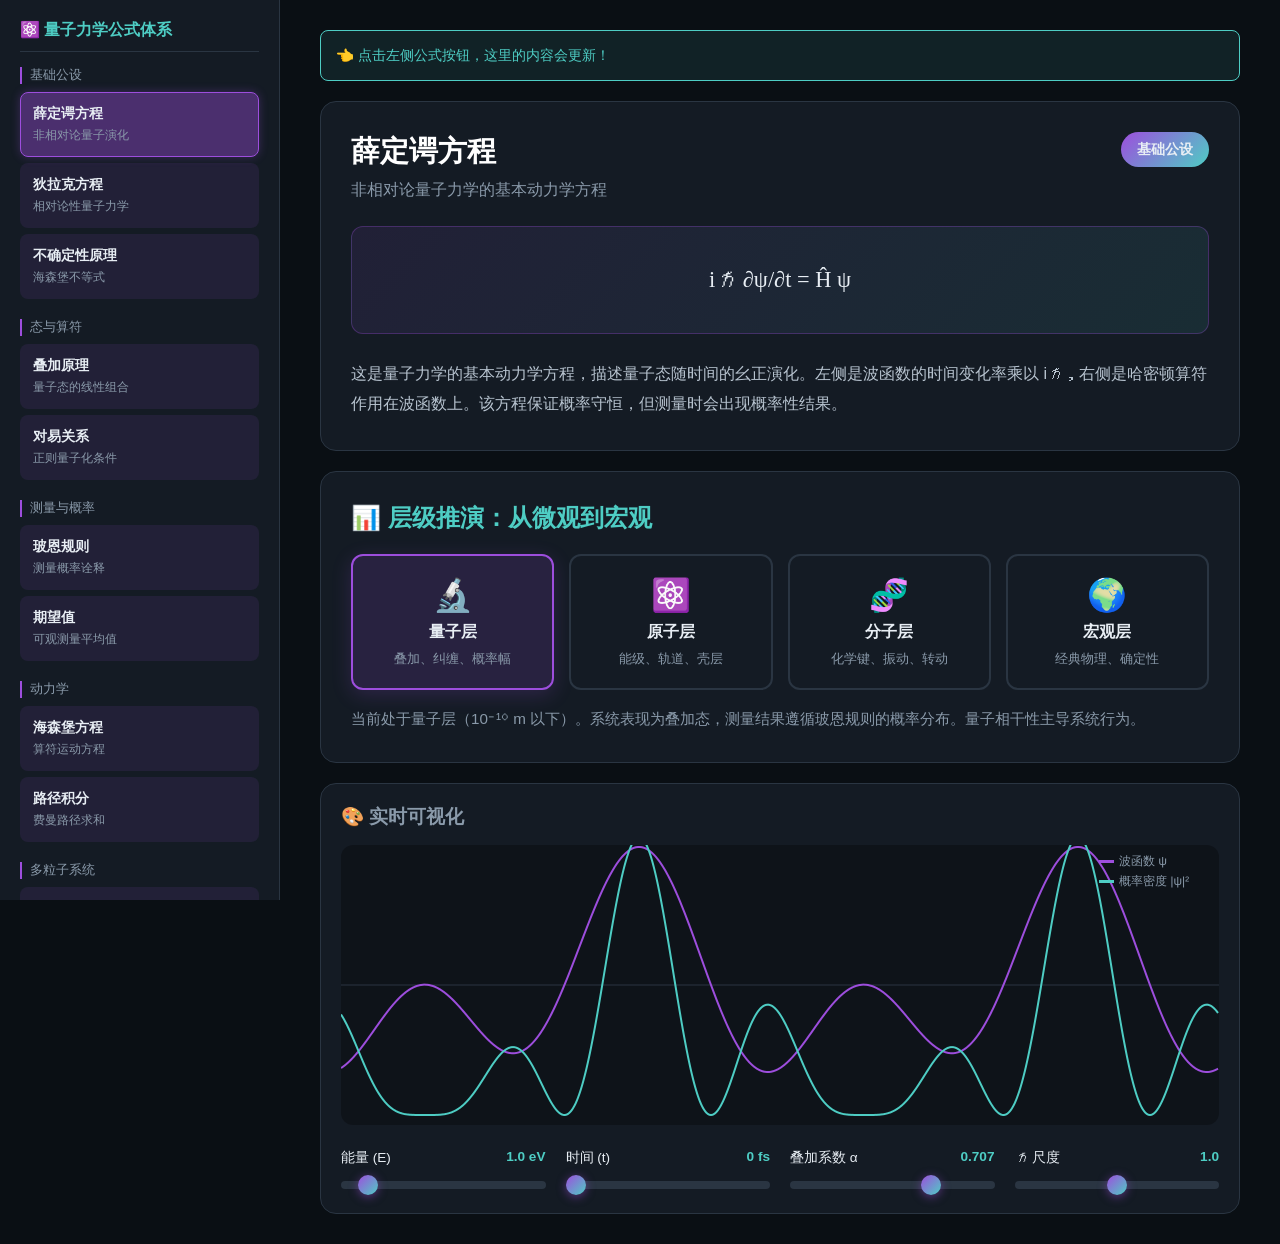
<file: 量子力学公式可视化.html>
<!DOCTYPE html>
<html lang="zh-CN">
<head>
  <meta charset="UTF-8">
  <meta name="viewport" content="width=device-width, initial-scale=1.0">
  <title>量子力学公式可视化</title>
  <style>
    * { box-sizing: border-box; margin: 0; padding: 0; }
    body {
      font-family: -apple-system, BlinkMacSystemFont, 'Segoe UI', 'Noto Sans SC', sans-serif;
      background: #0a0f14;
      color: #e8eef4;
      min-height: 100vh;
      display: flex;
    }
    
    .sidebar {
      width: 280px;
      background: #141b24;
      padding: 20px;
      border-right: 1px solid #2a3542;
      overflow-y: auto;
      max-height: 100vh;
    }
    .sidebar h2 {
      font-size: 1rem;
      color: #4ecdc4;
      margin-bottom: 15px;
      padding-bottom: 10px;
      border-bottom: 1px solid #2a3542;
    }
    .category { margin-bottom: 20px; }
    .category-title {
      font-size: 0.8rem;
      color: #8a9aaa;
      margin-bottom: 8px;
      padding-left: 8px;
      border-left: 2px solid #9d4edd;
    }
    .formula-btn {
      display: block;
      width: 100%;
      padding: 12px;
      margin-bottom: 6px;
      background: rgba(157, 78, 221, 0.1);
      border: 1px solid transparent;
      border-radius: 8px;
      color: #e8eef4;
      cursor: pointer;
      text-align: left;
      transition: all 0.2s;
      font-size: 14px;
    }
    .formula-btn:hover { 
      background: rgba(157, 78, 221, 0.3); 
      transform: translateX(5px);
    }
    .formula-btn.active {
      background: rgba(157, 78, 221, 0.4);
      border-color: #9d4edd;
      box-shadow: 0 0 10px rgba(157, 78, 221, 0.3);
    }
    .formula-btn .name { font-weight: 600; }
    .formula-btn .desc { font-size: 12px; color: #8a9aaa; margin-top: 4px; }
    
    .main {
      flex: 1;
      padding: 30px 40px;
      overflow-y: auto;
    }
    .formula-card {
      background: #141b24;
      border-radius: 16px;
      padding: 30px;
      margin-bottom: 20px;
      border: 1px solid #2a3542;
    }
    .formula-header {
      display: flex;
      justify-content: space-between;
      align-items: flex-start;
      margin-bottom: 20px;
    }
    .formula-title { font-size: 1.8rem; font-weight: 700; margin-bottom: 8px; color: #fff; }
    .formula-subtitle { color: #8a9aaa; font-size: 1rem; }
    .formula-badge {
      padding: 8px 16px;
      background: linear-gradient(135deg, #9d4edd, #4ecdc4);
      border-radius: 20px;
      font-size: 0.9rem;
      font-weight: 600;
    }
    .formula-display {
      background: linear-gradient(135deg, rgba(157, 78, 221, 0.1), rgba(78, 205, 196, 0.1));
      border-radius: 12px;
      padding: 40px;
      margin: 25px 0;
      text-align: center;
      font-size: 1.4rem;
      font-family: 'Times New Roman', serif;
      border: 1px solid rgba(157, 78, 221, 0.3);
    }
    .formula-meaning {
      color: #b8c4d0;
      font-size: 1rem;
      line-height: 1.9;
    }
    
    .level-section {
      display: grid;
      grid-template-columns: repeat(4, 1fr);
      gap: 15px;
      margin-top: 20px;
    }
    .level-card {
      background: #141b24;
      border-radius: 12px;
      padding: 20px;
      border: 2px solid #2a3542;
      cursor: pointer;
      transition: all 0.3s;
      text-align: center;
    }
    .level-card:hover { border-color: #9d4edd; transform: translateY(-3px); }
    .level-card.active { 
      border-color: #9d4edd; 
      background: rgba(157, 78, 221, 0.15);
      box-shadow: 0 5px 20px rgba(157, 78, 221, 0.2);
    }
    .level-card h3 { font-size: 1rem; margin: 8px 0; }
    .level-card p { font-size: 0.8rem; color: #8a9aaa; }
    .level-icon { font-size: 2rem; }
    
    .viz-card {
      background: #141b24;
      border-radius: 16px;
      padding: 20px;
      border: 1px solid #2a3542;
    }
    canvas { 
      width: 100%; 
      height: 280px; 
      background: rgba(0,0,0,0.3); 
      border-radius: 12px; 
    }
    
    .controls {
      display: grid;
      grid-template-columns: repeat(4, 1fr);
      gap: 20px;
      margin-top: 20px;
    }
    .control-label { 
      display: flex; 
      justify-content: space-between; 
      margin-bottom: 8px; 
      font-size: 0.85rem; 
    }
    .control-value { color: #4ecdc4; font-weight: 600; }
    input[type="range"] {
      width: 100%;
      height: 8px;
      background: #2a3542;
      border-radius: 4px;
      outline: none;
      -webkit-appearance: none;
    }
    input[type="range"]::-webkit-slider-thumb {
      -webkit-appearance: none;
      width: 20px;
      height: 20px;
      background: linear-gradient(135deg, #9d4edd, #4ecdc4);
      border-radius: 50%;
      cursor: pointer;
      box-shadow: 0 2px 10px rgba(157, 78, 221, 0.5);
    }
    
    .click-hint {
      background: rgba(78, 205, 196, 0.1);
      border: 1px solid #4ecdc4;
      border-radius: 8px;
      padding: 15px;
      margin-bottom: 20px;
      color: #4ecdc4;
      font-size: 0.9rem;
    }
  </style>
</head>
<body>
  <div class="container" style="display: flex; min-height: 100vh;">
    <!-- 左侧公式导航 -->
    <aside class="sidebar">
      <h2>⚛️ 量子力学公式体系</h2>
      
      <div class="category">
        <div class="category-title">基础公设</div>
        <button class="formula-btn active" data-id="schrodinger">
          <div class="name">薛定谔方程</div>
          <div class="desc">非相对论量子演化</div>
        </button>
        <button class="formula-btn" data-id="dirac">
          <div class="name">狄拉克方程</div>
          <div class="desc">相对论性量子力学</div>
        </button>
        <button class="formula-btn" data-id="uncertainty">
          <div class="name">不确定性原理</div>
          <div class="desc">海森堡不等式</div>
        </button>
      </div>
      
      <div class="category">
        <div class="category-title">态与算符</div>
        <button class="formula-btn" data-id="superposition">
          <div class="name">叠加原理</div>
          <div class="desc">量子态的线性组合</div>
        </button>
        <button class="formula-btn" data-id="commutator">
          <div class="name">对易关系</div>
          <div class="desc">正则量子化条件</div>
        </button>
      </div>
      
      <div class="category">
        <div class="category-title">测量与概率</div>
        <button class="formula-btn" data-id="born">
          <div class="name">玻恩规则</div>
          <div class="desc">测量概率诠释</div>
        </button>
        <button class="formula-btn" data-id="expectation">
          <div class="name">期望值</div>
          <div class="desc">可观测量平均值</div>
        </button>
      </div>
      
      <div class="category">
        <div class="category-title">动力学</div>
        <button class="formula-btn" data-id="heisenberg">
          <div class="name">海森堡方程</div>
          <div class="desc">算符运动方程</div>
        </button>
        <button class="formula-btn" data-id="path">
          <div class="name">路径积分</div>
          <div class="desc">费曼路径求和</div>
        </button>
      </div>
      
      <div class="category">
        <div class="category-title">多粒子系统</div>
        <button class="formula-btn" data-id="pauli">
          <div class="name">泡利不相容原理</div>
          <div class="desc">费米子反对称</div>
        </button>
        <button class="formula-btn" data-id="entangle">
          <div class="name">量子纠缠</div>
          <div class="desc">非可分态</div>
        </button>
      </div>
      
      <div class="category">
        <div class="category-title">量子场论</div>
        <button class="formula-btn" data-id="second">
          <div class="name">二次量子化</div>
          <div class="desc">产生湮灭算符</div>
        </button>
        <button class="formula-btn" data-id="decoherence">
          <div class="name">退相干</div>
          <div class="desc">环境诱导经典性</div>
        </button>
      </div>
    </aside>

    <!-- 主内容区 -->
    <main class="main">
      <div class="click-hint">
        👈 点击左侧公式按钮，这里的内容会更新！
      </div>
      
      <div class="formula-card">
        <div class="formula-header">
          <div>
            <h1 class="formula-title" id="title">薛定谔方程</h1>
            <p class="formula-subtitle" id="subtitle">非相对论量子力学的基本动力学方程</p>
          </div>
          <span class="formula-badge" id="category">基础公设</span>
        </div>
        <div class="formula-display" id="display">
          iℏ ∂ψ/∂t = Ĥ ψ
        </div>
        <p class="formula-meaning" id="meaning">
          这是量子力学的基本动力学方程，描述量子态随时间的幺正演化。左侧是波函数的时间变化率乘以 iℏ，右侧是哈密顿算符作用在波函数上。该方程保证概率守恒，但测量时会出现概率性结果。
        </p>
      </div>

      <!-- 层级推演 -->
      <div class="formula-card">
        <h2 style="margin-bottom: 15px; color: #4ecdc4;">📊 层级推演：从微观到宏观</h2>
        <div class="level-section">
          <div class="level-card active" data-level="quantum">
            <div class="level-icon">🔬</div>
            <h3>量子层</h3>
            <p>叠加、纠缠、概率幅</p>
          </div>
          <div class="level-card" data-level="atomic">
            <div class="level-icon">⚛️</div>
            <h3>原子层</h3>
            <p>能级、轨道、壳层</p>
          </div>
          <div class="level-card" data-level="molecular">
            <div class="level-icon">🧬</div>
            <h3>分子层</h3>
            <p>化学键、振动、转动</p>
          </div>
          <div class="level-card" data-level="macro">
            <div class="level-icon">🌍</div>
            <h3>宏观层</h3>
            <p>经典物理、确定性</p>
          </div>
        </div>
        <p style="margin-top: 15px; color: #8a9aaa; font-size: 0.95rem; line-height: 1.8;" id="level-desc">
          当前处于量子层（10⁻¹⁰ m 以下）。系统表现为叠加态，测量结果遵循玻恩规则的概率分布。量子相干性主导系统行为。
        </p>
      </div>

      <!-- 可视化 -->
      <div class="viz-card">
        <h3 style="color: #8a9aaa; margin-bottom: 15px;">🎨 实时可视化</h3>
        <canvas id="canvas"></canvas>
        <div class="controls">
          <div class="control-group">
            <div class="control-label"><span>能量 (E)</span><span class="control-value" id="ev">1.0 eV</span></div>
            <input type="range" id="energy" min="0.1" max="10" step="0.1" value="1">
          </div>
          <div class="control-group">
            <div class="control-label"><span>时间 (t)</span><span class="control-value" id="tv">0 fs</span></div>
            <input type="range" id="time" min="0" max="100" value="0">
          </div>
          <div class="control-group">
            <div class="control-label"><span>叠加系数 α</span><span class="control-value" id="av">0.707</span></div>
            <input type="range" id="alpha" min="0" max="1" step="0.01" value="0.707">
          </div>
          <div class="control-group">
            <div class="control-label"><span>ℏ 尺度</span><span class="control-value" id="hv">1.0</span></div>
            <input type="range" id="hbar" min="0" max="2" step="0.1" value="1">
          </div>
        </div>
      </div>
    </main>
  </div>

  <script>
    // 公式数据
    const formulas = {
      schrodinger: {
        title: '薛定谔方程',
        subtitle: '非相对论量子力学的基本动力学方程',
        category: '基础公设',
        display: 'iℏ ∂ψ/∂t = Ĥ ψ',
        meaning: '这是量子力学的基本动力学方程，描述量子态随时间的幺正演化。左侧是波函数的时间变化率乘以 iℏ，右侧是哈密顿算符作用在波函数上。该方程保证概率守恒，但测量时会出现概率性结果。'
      },
      dirac: {
        title: '狄拉克方程',
        subtitle: '相对论性量子力学方程，自然包含自旋',
        category: '基础公设',
        display: '(iγᵘ∂ᵤ - m)ψ = 0',
        meaning: '将量子力学与狭义相对论统一的方程。γᵘ 是狄拉克矩阵，ψ 是四分量旋量。该方程自动包含电子自旋，并预言了反物质（正电子）的存在。'
      },
      uncertainty: {
        title: '不确定性原理',
        subtitle: '海森堡不确定性关系',
        category: '基础公设',
        display: 'Δx · Δp ≥ ℏ/2',
        meaning: '位置和动量不能同时被精确测量。位置越精确，动量就越不确定，反之亦然。这不是测量技术的局限，而是量子态空间结构的内在性质。'
      },
      superposition: {
        title: '叠加原理',
        subtitle: '量子态的线性组合',
        category: '态与算符',
        display: '|ψ⟩ = Σₙ cₙ |n⟩,  Σₙ|cₙ|² = 1',
        meaning: '量子系统可同时处于多个本征态的叠加。系数 cₙ 是复数概率幅，|cₙ|² 表示测量得到本征值 n 的概率。叠加是量子干涉和量子计算的基础。'
      },
      commutator: {
        title: '正则对易关系',
        subtitle: '量子力学的基本代数结构',
        category: '态与算符',
        display: '[x̂, p̂] = iℏ',
        meaning: '位置和动量算符不对易，其差值为 iℏ。这导致它们不能同时有确定值。这是量子化条件的核心。'
      },
      born: {
        title: '玻恩规则',
        subtitle: '量子测量的概率诠释',
        category: '测量与概率',
        display: 'P(aₙ) = |⟨n|ψ⟩|² = |cₙ|²',
        meaning: '测量本征值 aₙ 的概率等于系统态 |ψ⟩ 与对应本征态 |n⟩ 内积的模平方。这是量子力学概率性的根本来源。'
      },
      expectation: {
        title: '期望值',
        subtitle: '可观测量的统计平均',
        category: '测量与概率',
        display: '⟨A⟩ = ⟨ψ|Â|ψ⟩ = Tr(ρÂ)',
        meaning: '对系综进行多次测量，结果的统计平均值。可以用狄拉克符号 ⟨ψ|A|ψ⟩ 或密度矩阵的迹来计算。'
      },
      heisenberg: {
        title: '海森堡运动方程',
        subtitle: '算符绘景下的动力学',
        category: '动力学',
        display: 'dÂ/dt = (i/ℏ)[Ĥ, Â] + ∂Â/∂t',
        meaning: '在海森堡绘景中，态矢量固定而算符随时间演化。算符的运动方程类似于经典力学的泊松括号。'
      },
      path: {
        title: '费曼路径积分',
        subtitle: '量子力学的拉格朗日表述',
        category: '动力学',
        display: 'K = ∫ 𝒟[x(t)] e^(iS/ℏ)',
        meaning: '传播子是所有可能路径的贡献之和，每条路径的相位由经典作用量 S 决定。ℏ→0 时趋于经典轨迹。'
      },
      pauli: {
        title: '泡利不相容原理',
        subtitle: '费米子的排斥原理',
        category: '多粒子系统',
        display: 'Ψ(r₁, s₁; r₁, s₂) = 0',
        meaning: '两个全同费米子不能占据相同的量子态。这是原子壳层结构、元素周期律和物质稳定性的根本原因。'
      },
      entangle: {
        title: '量子纠缠',
        subtitle: '非可分量子态',
        category: '多粒子系统',
        display: '|Ψ⁻⟩ = (1/√2)(|01⟩ - |10⟩)',
        meaning: '纠缠态不能写成各子系统态的直积。对纠缠态的局域测量会瞬间影响另一方的状态（非定域关联）。'
      },
      second: {
        title: '二次量子化',
        subtitle: '多粒子系统的场论描述',
        category: '量子场论',
        display: 'Ĥ = Σₖ ℏωₖ âₖ† âₖ',
        meaning: '用产生湮灭算符描述多粒子系统。a† 产生一个粒子，a 湮灭一个粒子。哈密顿量表示为粒子数算符的求和。'
      },
      decoherence: {
        title: '退相干理论',
        subtitle: '环境诱导的经典性',
        category: '量子场论',
        display: 'ρₛ = Trₑ(ρₛₑ)',
        meaning: '量子系统与环境纠缠后，约化密度矩阵的非对角元衰减，表现为经典概率混合。这解释了为什么宏观物体没有量子叠加。'
      }
    };

    // 层级数据
    const levels = {
      quantum: '当前处于量子层（10⁻¹⁰ m 以下）。系统表现为叠加态，测量结果遵循玻恩规则的概率分布。量子相干性主导系统行为。',
      atomic: '在原子层（10⁻¹⁰ m），量子约束形成稳定的壳层结构。电子按泡利不相容原理填充轨道，产生元素周期律。',
      molecular: '分子层（10⁻⁹ m）中，原子通过化学键结合。量子力学决定了键长、键角和分子对称性。',
      macro: '在宏观层（>10⁻⁶ m），退相干效应使量子叠加消失，系统表现为经典概率混合。牛顿力学成为有效近似。'
    };

    // 获取DOM元素
    const titleEl = document.getElementById('title');
    const subtitleEl = document.getElementById('subtitle');
    const categoryEl = document.getElementById('category');
    const displayEl = document.getElementById('display');
    const meaningEl = document.getElementById('meaning');
    const levelDescEl = document.getElementById('level-desc');
    const canvas = document.getElementById('canvas');
    const ctx = canvas.getContext('2d');

    // 当前状态
    let currentFormula = 'schrodinger';
    let currentLevel = 'quantum';
    let animTime = 0;

    // 更新公式显示
    function updateFormula(id) {
      const f = formulas[id];
      if (!f) return;
      
      titleEl.textContent = f.title;
      subtitleEl.textContent = f.subtitle;
      categoryEl.textContent = f.category;
      displayEl.textContent = f.display;
      meaningEl.textContent = f.meaning;
    }

    // 更新层级描述
    function updateLevel(level) {
      levelDescEl.textContent = levels[level];
    }

    // 绑定公式按钮点击
    document.querySelectorAll('.formula-btn').forEach(btn => {
      btn.addEventListener('click', function() {
        // 移除所有active
        document.querySelectorAll('.formula-btn').forEach(b => b.classList.remove('active'));
        // 添加active到当前
        this.classList.add('active');
        // 更新
        currentFormula = this.dataset.id;
        updateFormula(currentFormula);
      });
    });

    // 绑定层级卡片点击
    document.querySelectorAll('.level-card').forEach(card => {
      card.addEventListener('click', function() {
        document.querySelectorAll('.level-card').forEach(c => c.classList.remove('active'));
        this.classList.add('active');
        currentLevel = this.dataset.level;
        updateLevel(currentLevel);
      });
    });

    // 滑块事件
    document.getElementById('energy').addEventListener('input', function() {
      document.getElementById('ev').textContent = this.value + ' eV';
    });
    document.getElementById('time').addEventListener('input', function() {
      document.getElementById('tv').textContent = this.value + ' fs';
    });
    document.getElementById('alpha').addEventListener('input', function() {
      document.getElementById('av').textContent = this.value;
    });
    document.getElementById('hbar').addEventListener('input', function() {
      document.getElementById('hv').textContent = this.value;
    });

    // Canvas动画
    function resizeCanvas() {
      canvas.width = canvas.offsetWidth * 2;
      canvas.height = canvas.offsetHeight * 2;
      ctx.scale(2, 2);
    }
    resizeCanvas();
    window.addEventListener('resize', resizeCanvas);

    function draw() {
      const w = canvas.offsetWidth;
      const h = canvas.offsetHeight;
      const energy = parseFloat(document.getElementById('energy').value);
      const alpha = parseFloat(document.getElementById('alpha').value);
      
      ctx.clearRect(0, 0, w, h);
      
      // 绘制坐标轴
      ctx.strokeStyle = '#2a3542';
      ctx.lineWidth = 1;
      ctx.beginPath();
      ctx.moveTo(0, h/2);
      ctx.lineTo(w, h/2);
      ctx.stroke();
      
      // 绘制波函数
      ctx.strokeStyle = '#9d4edd';
      ctx.lineWidth = 2;
      ctx.beginPath();
      for (let x = 0; x < w; x++) {
        const xn = (x / w) * 4 * Math.PI;
        const psi = Math.sin(xn + animTime) * alpha + Math.sin(2*xn + animTime*1.5) * Math.sqrt(1-alpha*alpha);
        const y = h/2 - psi * h * 0.35;
        if (x === 0) ctx.moveTo(x, y);
        else ctx.lineTo(x, y);
      }
      ctx.stroke();
      
      // 绘制概率密度
      ctx.strokeStyle = '#4ecdc4';
      ctx.lineWidth = 2;
      ctx.beginPath();
      for (let x = 0; x < w; x++) {
        const xn = (x / w) * 4 * Math.PI;
        const psi = Math.sin(xn + animTime) * alpha + Math.sin(2*xn + animTime*1.5) * Math.sqrt(1-alpha*alpha);
        const prob = psi * psi;
        const y = h - prob * h * 0.5 - 10;
        if (x === 0) ctx.moveTo(x, y);
        else ctx.lineTo(x, y);
      }
      ctx.stroke();
      
      // 图例
      ctx.fillStyle = '#9d4edd';
      ctx.fillRect(w - 120, 15, 15, 3);
      ctx.fillStyle = '#8a9aaa';
      ctx.font = '12px sans-serif';
      ctx.fillText('波函数 ψ', w - 100, 20);
      
      ctx.fillStyle = '#4ecdc4';
      ctx.fillRect(w - 120, 35, 15, 3);
      ctx.fillStyle = '#8a9aaa';
      ctx.fillText('概率密度 |ψ|²', w - 100, 40);
      
      animTime += 0.05;
      requestAnimationFrame(draw);
    }
    
    draw();
    
    console.log('页面初始化完成！点击左侧按钮可以切换公式。');
  </script>
</body>
</html>
</file>
